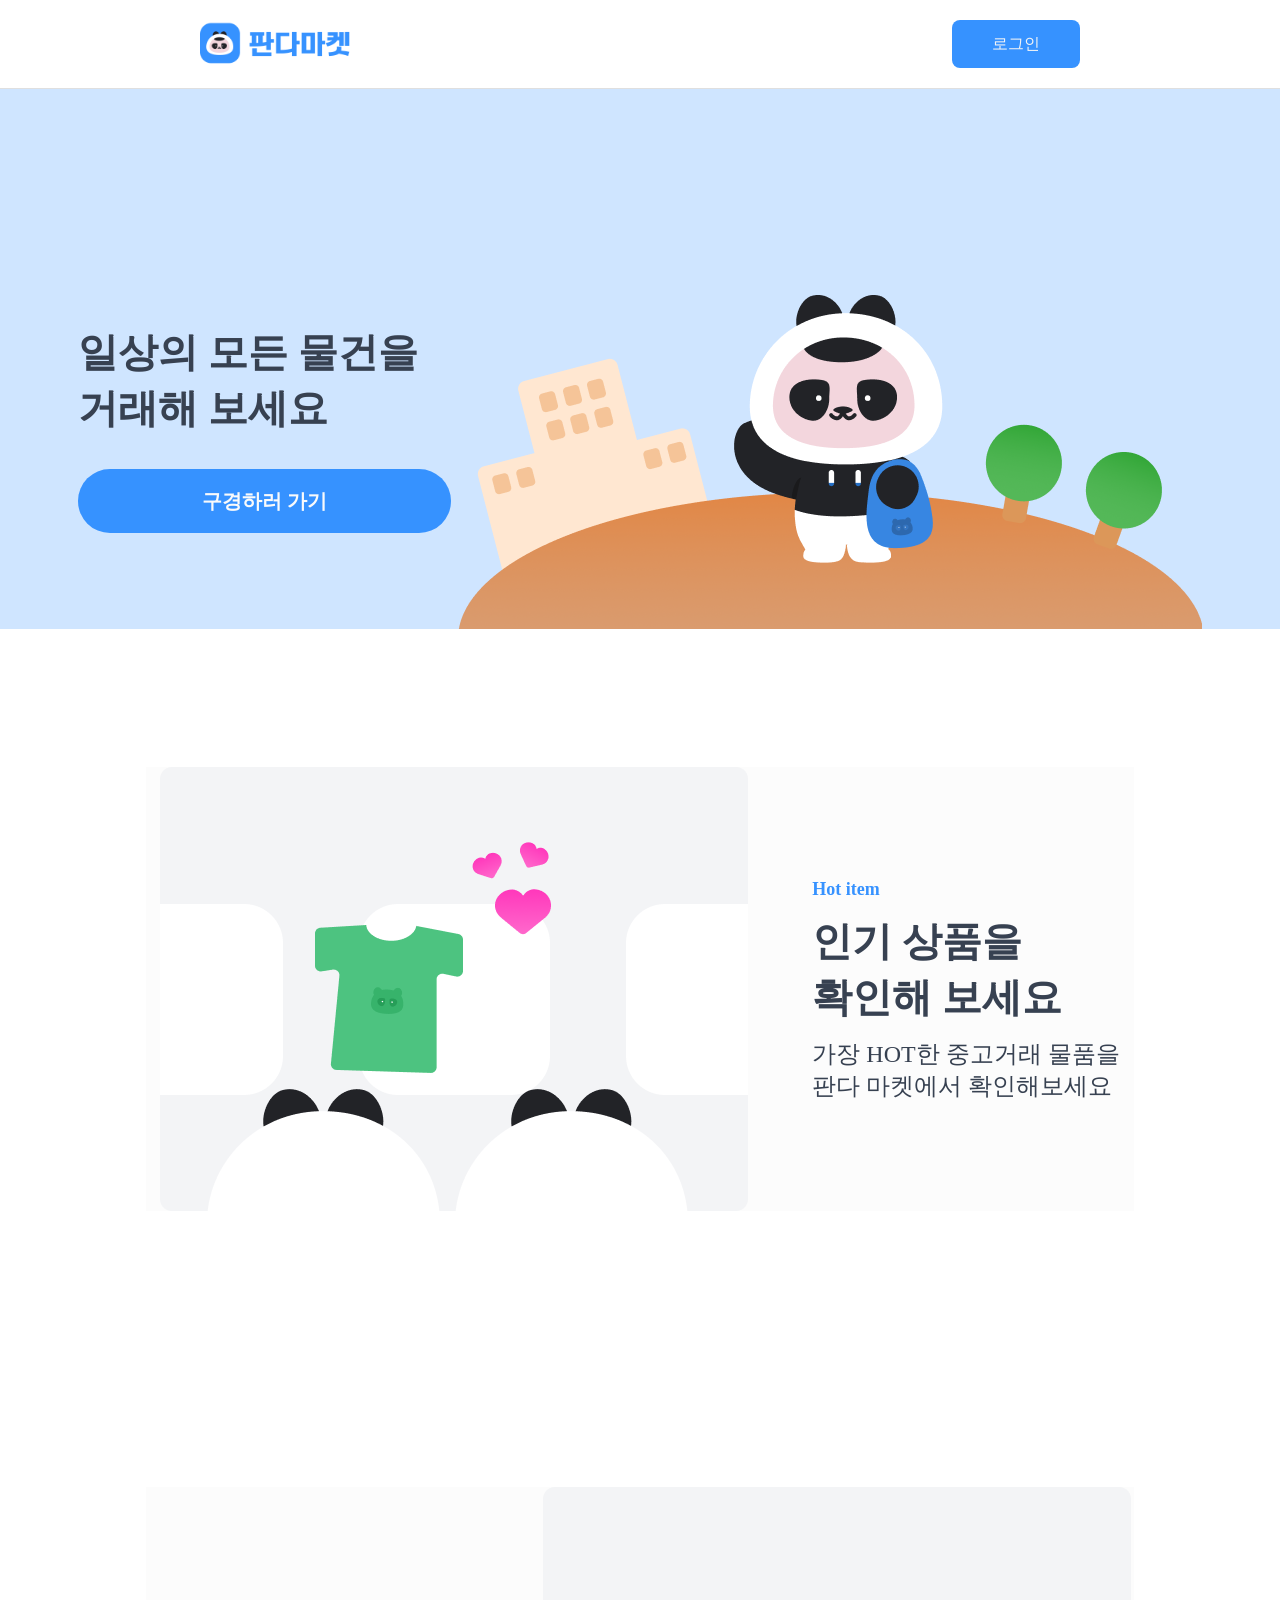
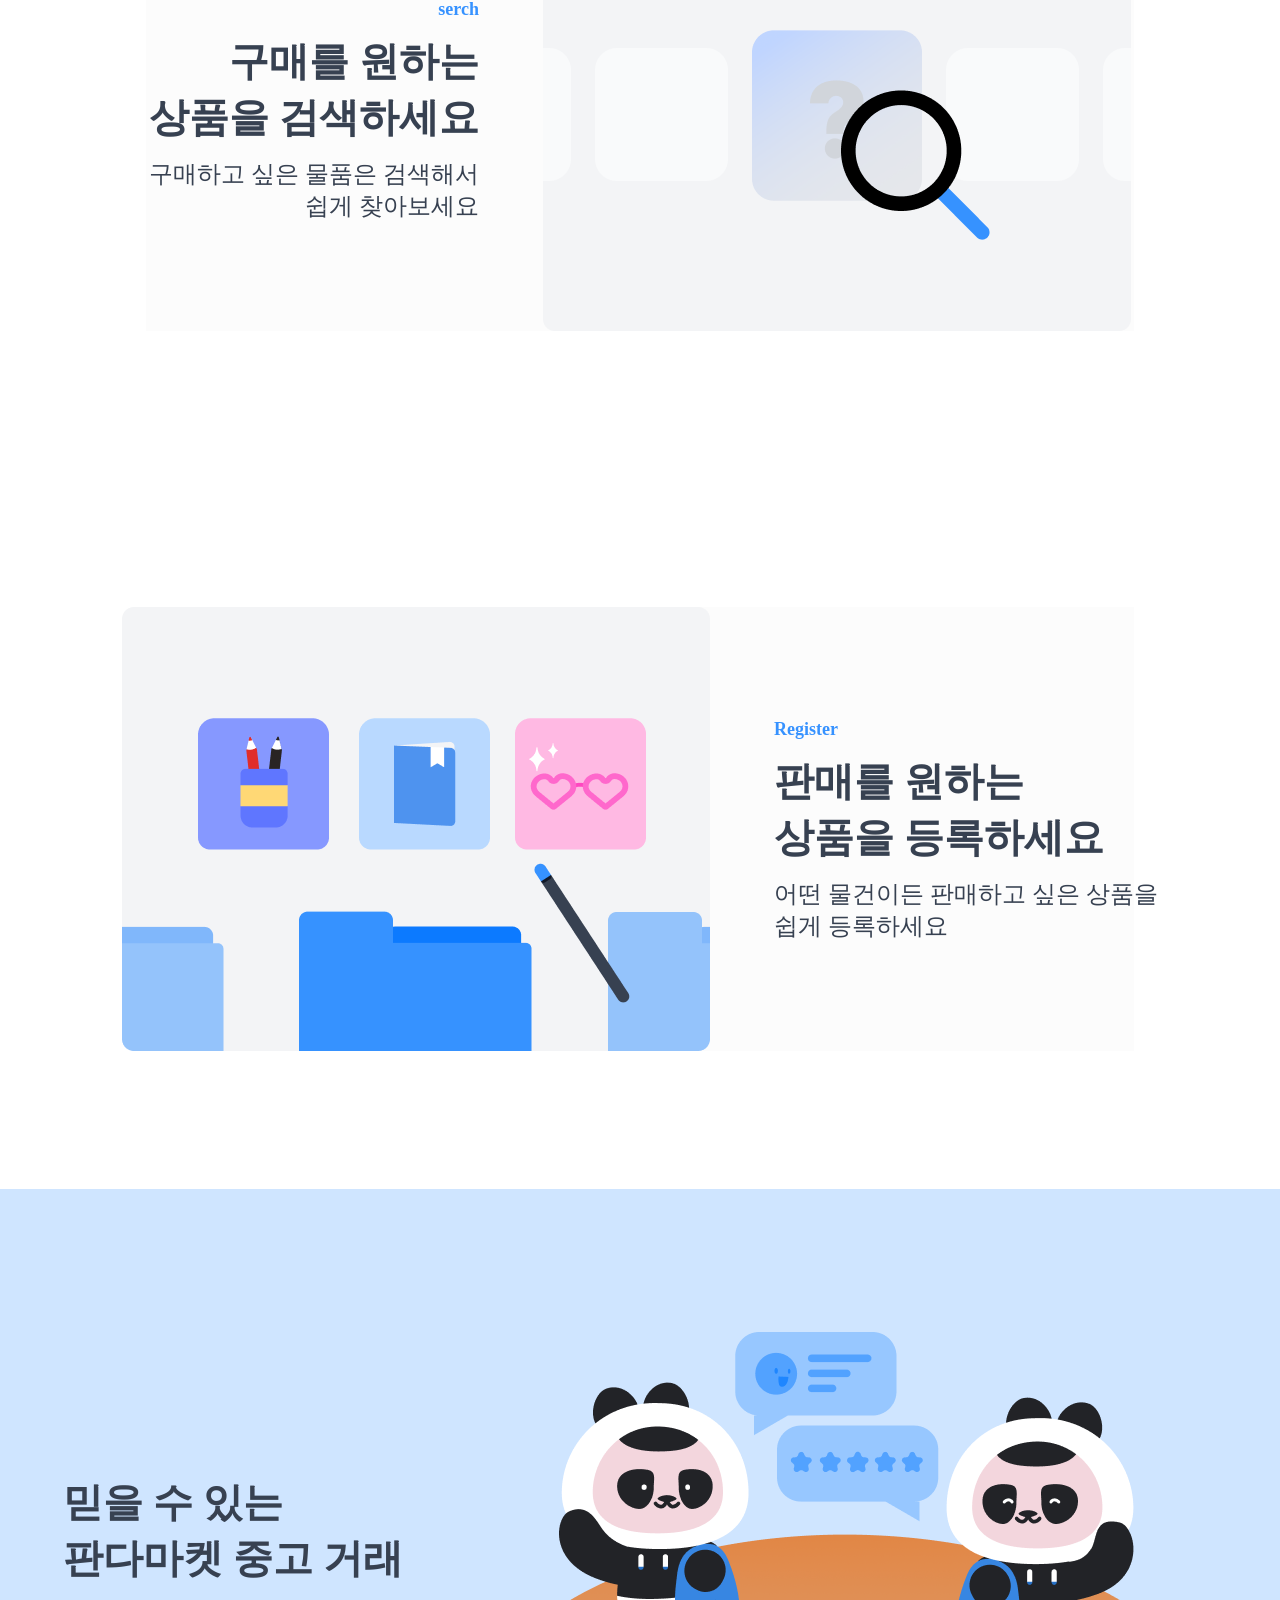
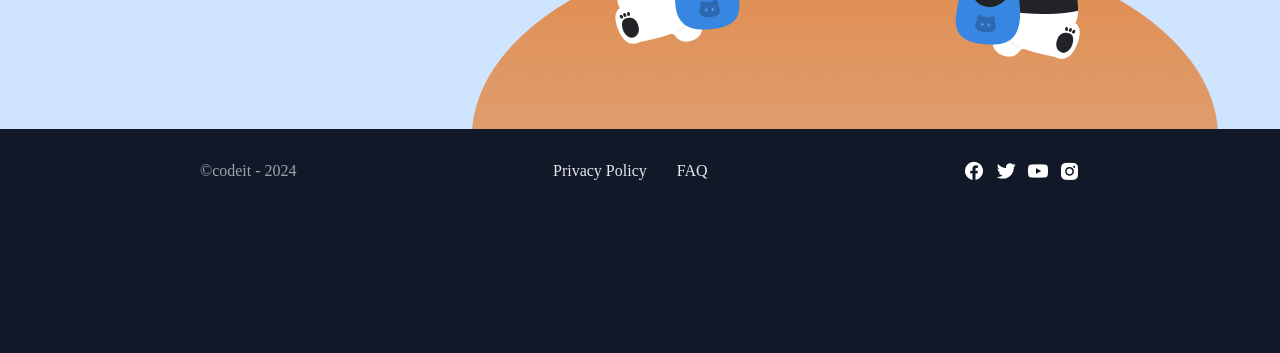
<file: index.html>
<!DOCTYPE html>
<html lang="en">
<head>
    <meta charset="UTF-8">
    <meta name="viewport" content="width=, initial-scale=1.0">
    <link rel="stylesheet" href="./css/reset.css">
    <link rel="stylesheet" href="./css/index.css">
    <title>판다마켓</title>
</head>
<body>
    <!--HEADER-->
    <header class="gnb">
        <nav class="nav">
            <a id="logo" href="./index.html">
                <img src="./image/logo.png"></a>
            <a id="login" href="./login.html">
                로그인</a>
        </nav>
    </header>
    <!--HERO-->
    <hero class="hero">
        <div class="hero_inner">
            <div class="hero_section1">
                <h2 class="h2">일상의 모든 물건을<br>
                    거래해 보세요
                </h2>
                <a id="btn_large" href="./items.html">
                    구경하러 가기</a>
            </div>
            <img src="./image/Img_hero.png">
        </div>
    </hero>
    <!--MAIN-->
    <main>
        <section class="section">
            <div class="section_inner">
                <img src="./image/Img_home_01.png">
                <div class="section_aticle1">
                    <label>Hot item</label>
                    <h2 class="h2">인기 상품을<br>
                        확인해 보세요
                    </h2>
                    <p>가장 HOT한 중고거래 물품을<br>
                        판다 마켓에서 확인해보세요
                    </p>
                </div>
            </div>

        </section>
        <section class="section">
            <div class="section_inner">
               <div class="section_aticle2">
                    <label>serch</label>
                    <h2 class="h2">구매를 원하는<br>
                        상품을 검색하세요
                    </h2>
                    <p>구매하고 싶은 물품은 검색해서<br>
                        쉽게 찾아보세요
                    </p>
                </div>
                <img src="./image/Img_home_02.png">
            </div>
        </section>
        <section class="section">
            <div class="section_inner">
                <img src="./image/Img_home_03.png">
                <div class="section_aticle1">
                    <label>Register</label>
                    <h2 class="h2">판매를 원하는<br>
                        상품을 등록하세요
                    </h2>
                    <p>어떤 물건이든 판매하고 싶은 상품을<br>
                        쉽게 등록하세요
                    </p>
                </div>
            </div>
        </section>
    </main>
    <!--BOTTOM-->
    <bottom class="bottom">
        <div class="bottom_inner">
                <h2 class="ti">믿을 수 있는<br>
                    판다마켓 중고 거래
                </h2>
            <img src="./image/Img_home_bottom.png">
        </div>
    </bottom>
    <!--FOOTER-->
    <footer class="footer">
        <div class="footer_inner">
            <p>©codeit - 2024</p>
            <!--링크 태그로 변경할 것-->
            <ul>
                <li>Privacy Policy</li>
                <li>FAQ</li>
            </ul>
            <div id="social">
                <a href="https://facebook.com" target="_blank">
                    <img src="./image/ic_facebook.png"></a>
                <a href="https://twitter.com" target="_blank">
                    <img src="./image/ic_twitter.png"></a>
                <a href="https://youtube.com" target="_blank">
                    <img src="./image/ic_youtube.png"></a>
                <a href="https://instagram.com" target="_blank">
                    <img src="./image/ic_instagram.png"></a>
            </div>
        </div>
    </footer>
</body>
</html>
</file>
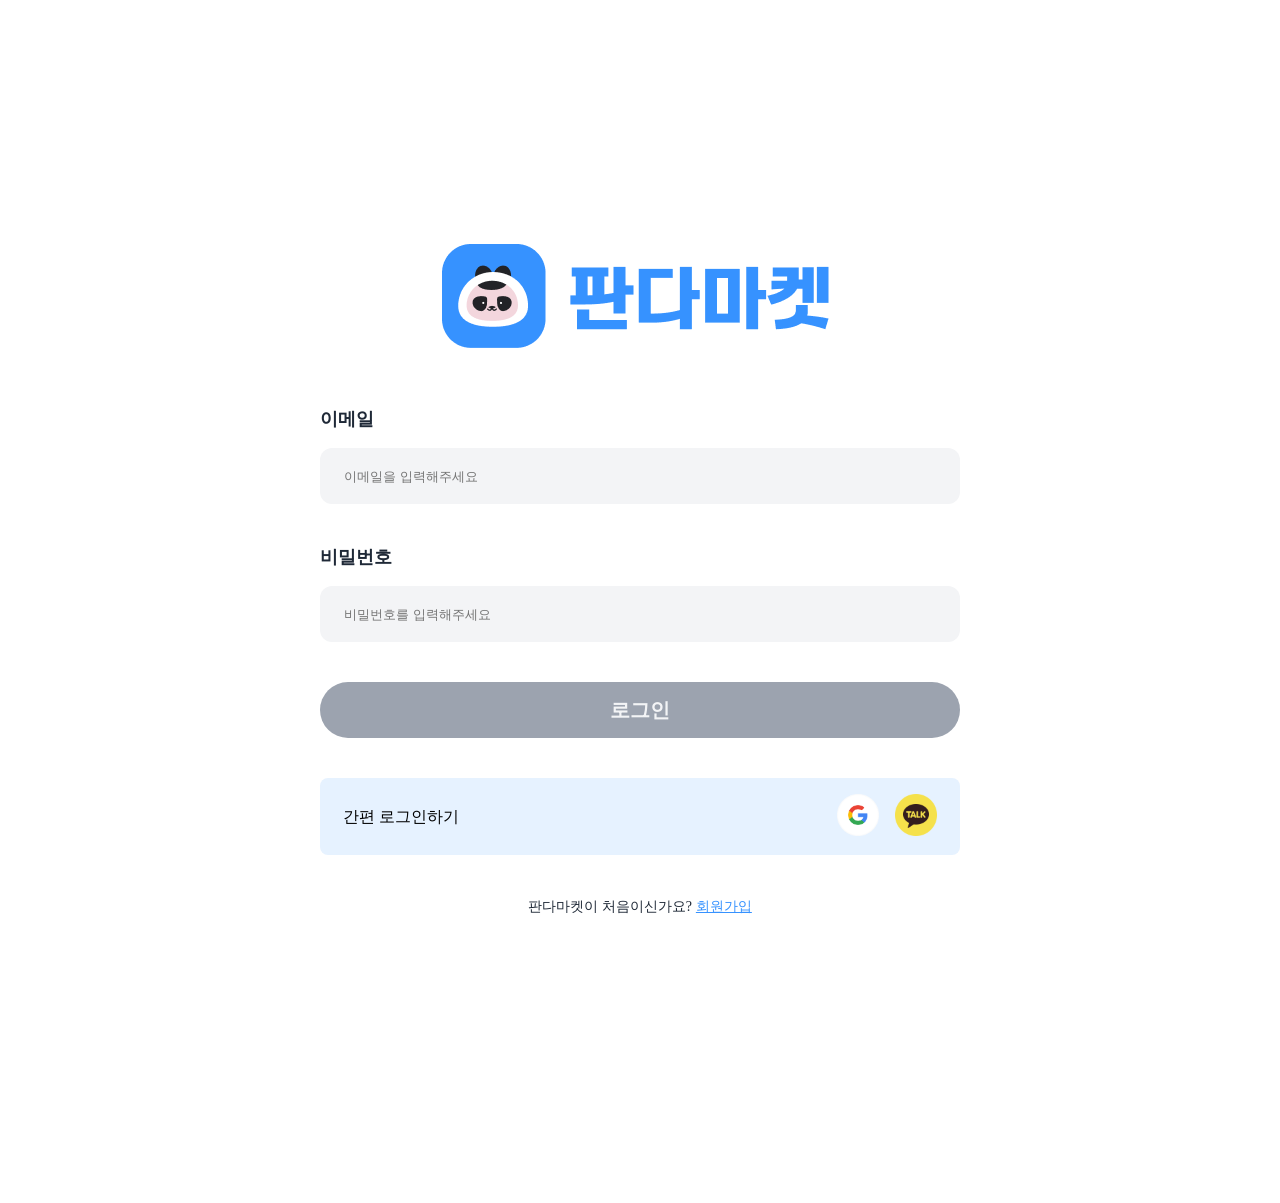
<file: login.html>
<!DOCTYPE html>
<html lang="en">
<head>
    <meta charset="UTF-8">
    <meta name="viewport" content="width=device-width, initial-scale=1.0">
    <link rel="stylesheet" href="./css/reset.css">
    <link rel="stylesheet" href="./css/login.css">
    <title>로그인</title>
</head>
<body>
    <main class="main">
        <form class="form">
            <a id="logo" href="./index.html">
                <img src="./image/logo.png"></a>
            <div class="form_inner">
                <label for="email">
                    이메일</label>
                <input class="form_input" type="email" name="email" placeholder="이메일을 입력해주세요">
            </div>
           <div class="form_inner">
                <label for="password">
                    비밀번호</label>
                <input class="form_input" type="password" name="password" placeholder="비밀번호를 입력해주세요">
            </div>
            <a id="btn_large" href="">로그인</a>
            <div class="login_container">
            <p>간편 로그인하기</p>
                <div class="login_social">
                    <a href="https://www.google.com/">
                        <img src="./image/ic_google.png"></a>
                    <a href="https://www.kakaocorp.com/page/">
                        <img src="./image/ic_kakaotalk.png"></a>
                </div>
            </div>
            <div class="footer">
                <p>판다마켓이 처음이신가요?</p>
                <a href="./signup.html">회원가입</a>
            </div>
        </form>
    </main>
    
</body>
</html>
</file>
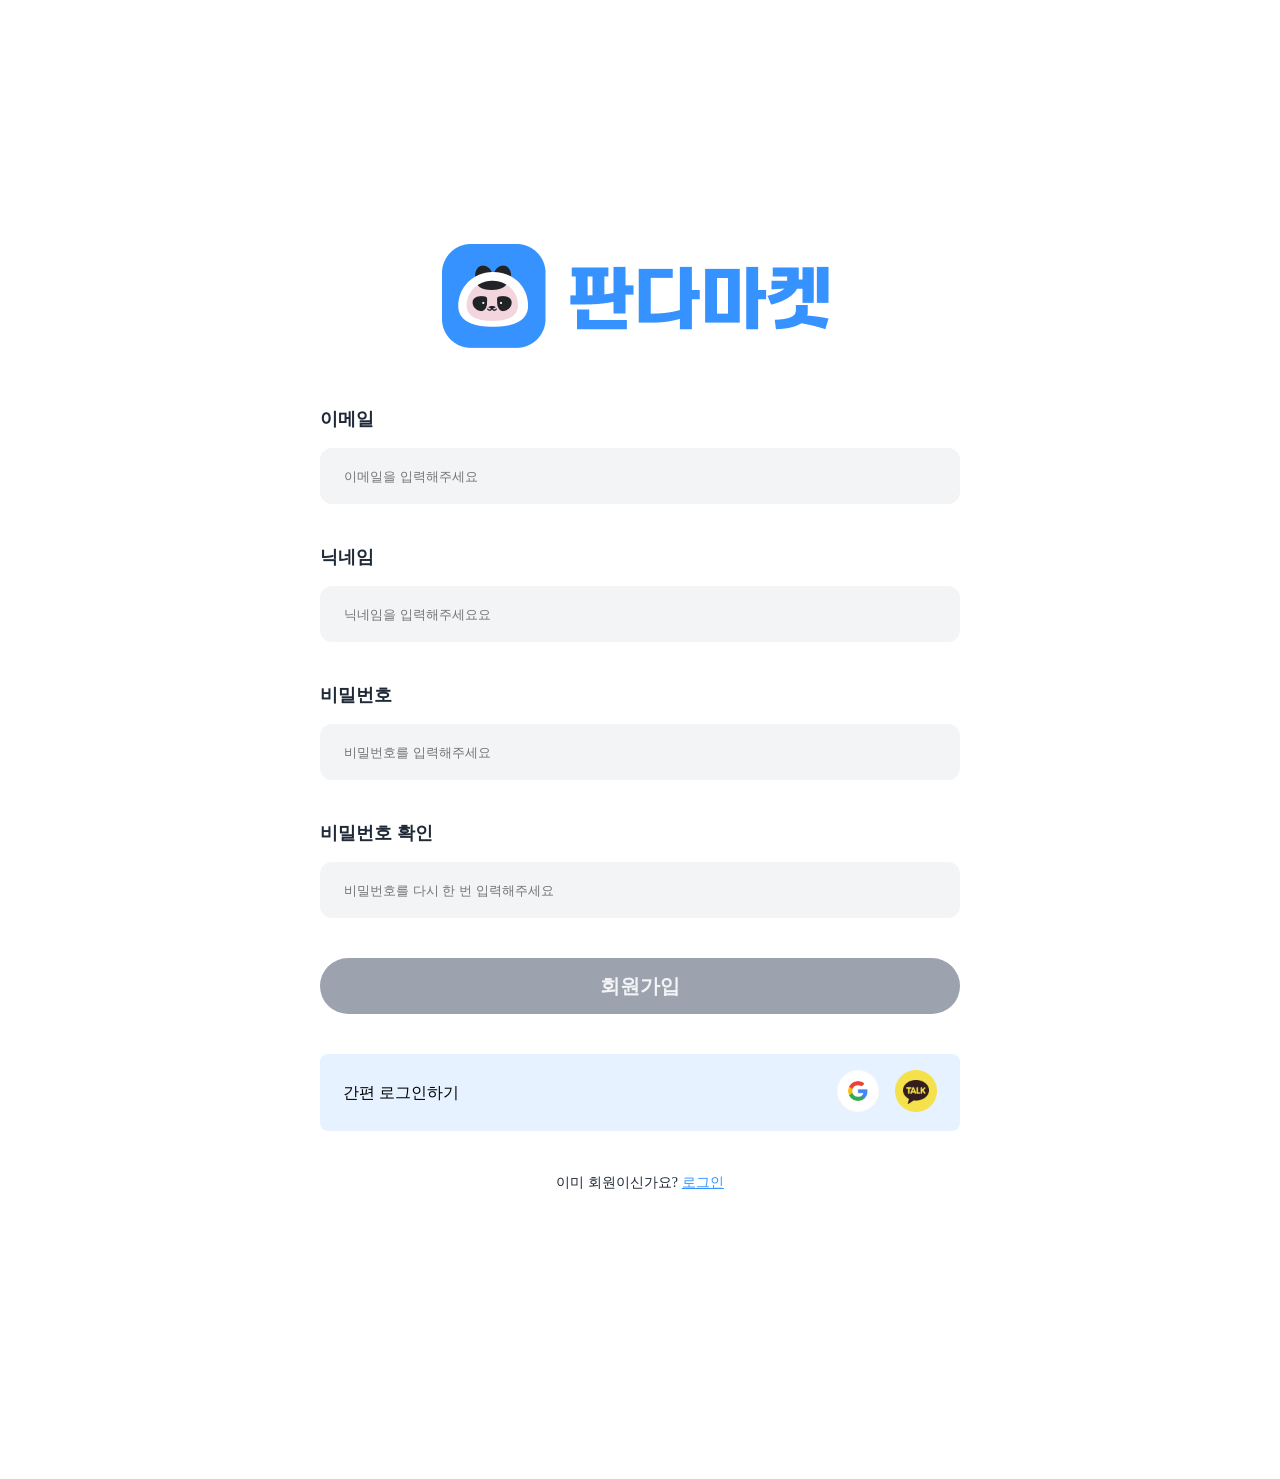
<file: signup.html>
<!DOCTYPE html>
<html lang="en">
<head>
    <meta charset="UTF-8">
    <meta name="viewport" content="width=device-width, initial-scale=1.0">
    <link rel="stylesheet" href="./css/reset.css">
    <link rel="stylesheet" href="./css/login.css">
    <title>로그인</title>
</head>
<body>
    <main class="main">
        <form class="form">
            <a id="logo" href="./index.html">
                <img src="./image/logo.png"></a>
            <div class="form_inner">
                <label for="email">
                    이메일</label>
                <input class="form_input" type="email" name="email" placeholder="이메일을 입력해주세요">
            </div>
            <div class="form_inner">
                <label for="nickname">
                    닉네임</label>
                <input class="form_input" type="text" name="nickname" placeholder="닉네임을 입력해주세요요">
            </div>
            <div class="form_inner">
                <label for="password">
                    비밀번호</label>
                <input class="form_input" type="password" name="password" placeholder="비밀번호를 입력해주세요">
            </div>
            <div class="form_inner">
                <label for="password">
                    비밀번호 확인</label>
                <input class="form_input" type="password" name="passwordcheck" placeholder="비밀번호를 다시 한 번 입력해주세요">
            </div>
            <a id="btn_large" href="./">회원가입</a>
            <div class="login_container">
            <p>간편 로그인하기</p>
                <div class="login_social">
                    <a href="https://www.google.com/">
                        <img src="./image/ic_google.png"></a>
                    <a href="https://www.kakaocorp.com/page/">
                        <img src="./image/ic_kakaotalk.png"></a>
                </div>
            </div>
            <div class="footer">
                <p>이미 회원이신가요?</p>
                <a href="./login.html" >로그인</a>
            </div>
        </form>
    </main>
    
</body>
</html>
</file>
<file: css/index.css>
.gnb {
    position: sticky;
    z-index: 1000;
    display: flex;
    height: 70px;
    padding: 9px 200px;
    flex-direction: column;
    justify-content: center;
    align-items: center;
    gap: 10px;
    top: 0;
    
    border-bottom: 1px solid #DFDFDF;
    background: #FFF;
}

.nav {
    display: flex;
    justify-content: space-between;
    align-items: center;
    align-self: stretch;
}

#logo {
    cursor: pointer;
    display: flex;
    width: 153px;
    height: 51px;
    padding: 5.017px 0 5.848px 0;
    justify-content: center;
}

#login {
    display: flex;
    text-decoration: none;
    justify-content: center;
    align-items: center;
    width: 128px;
    height: 48px;
    border-radius: 8px;
    cursor: pointer;
    color: #F3F4F6;
    background: var(--Primary-100, #3692FF);
}

.hero {
    display: flex;
    height: 540px;
    justify-content: center;
    align-items: flex-end;
    gap: 7px;
    background: #CFE5FF;
}

.hero_inner {
    display: inline-flex;
    align-items: center;
    gap: 7px;
}

.hero_section1 {
    display: flex;
    padding-bottom: 60px;
    flex-direction: column;
    justify-content: center;
    align-items: flex-start;
    gap: 32px;
}

.hero_section1 h2 {
    color: var(--Secondary-700, #374151);
    font-family: "Pretendard";
    font-size: 40px;
    font-style: normal;
    font-weight: 700;
    line-height: 140%; /* 56px */
}

#btn_large {
    display: flex;
    white-space: nowrap;
    padding: 16px 124px;
    justify-content: center;
    align-items: center;
    border-radius: 40px;
    color: #F9FAFB;;
    background: var(--brand-blue, #3692FF);
    cursor: pointer;
    color: var(--Secondary-50, #F9FAFB);
    text-decoration: none;
    text-align: center;

    /* pretendard/xl-20px-semibold */
    font-family: Pretendard;
    font-size: 20px;
    font-style: normal;
    font-weight: 600;
    line-height: 32px; /* 160% */
}


.section {
    display: flex;
    padding: 138px 344px;
    flex-direction: column;
    justify-content: center;
    align-items: center;
}

.section_inner {
    display: flex;
    width: 988px;
    justify-content: center;
    align-items: center;
    gap: 64px;
    background: #FCFCFC;
}

.section_aticle1 {
    display: flex;
    flex-direction: column;
    align-items: flex-start;
    gap: 12px;
    text-align: left;
    white-space: nowrap;

}

.section_aticle2 {
    display: flex;
    flex-direction: column;
    align-items: flex-end;
    gap: 12px;
    text-align: right;
}

.section_inner label {
    color: var(--Primary-100, #3692FF);

    /* pretendard/2lg-18px-bold */
    font-family: Pretendard;
    font-size: 18px;
    font-style: normal;
    font-weight: 700;
    line-height: 26px; /* 144.444% */
}

.section_inner p {
    color: var(--Secondary-700, #374151);

    /* pretendard/2xl-24px-medium */
    font-family: Pretendard;
    font-size: 24px;
    font-style: normal;
    font-weight: 500;
    line-height: 32px; /* 133.333% */
}

.section img {
    display: flex;
    justify-content: center;
    align-items: center;
    flex-shrink: 0;
}

.bottom {
    display: flex;
    justify-content: center;
    align-items: flex-end;
    height: 540px;
    background: #CFE5FF;
}

.bottom_inner {
    display: inline-flex;
    align-items: center;
    gap: 69px;
}

.bottom h2 {
    display: flex;
    white-space: nowrap;    
    color: var(--Secondary-700, #374151);
    font-family: Pretendard;
    font-size: 40px;
    font-style: normal;
    font-weight: 700;
    line-height: 140%; /* 56px */
}

.bottom img {

}

.footer {
    display: flex;
    height: 160px;
    padding: 32px 200px;
    flex-direction: column;
    align-items: flex-start;
    gap: 10px;

    background: var(--Secondary-900, #111827);
}

.footer_inner {
    display: flex;
    justify-content: space-between;
    align-items: center;
    align-self: stretch;
}

.footer_inner p {
    color: var(--Secondary-400, #9CA3AF);
    text-align: center;
    font-family: Pretendard;
    font-size: 16px;
    font-style: normal;
    font-weight: 400;
    line-height: normal;
}

.footer_inner ul {
    display: flex;
    align-items: flex-start;
    gap: 30px;
    color: #E5E7EB;;
    color: var(--Secondary-200, #E5E7EB);
}

.footer_inner li {
    cursor: pointer;
}

#social {
    display: flex;
    width: 116px;
    align-items: flex-start;
    gap: 12px;
}

#social img {
    display: flex;
    justify-content: center;
    align-items: center;
    cursor: pointer;

}

.h2 {
    color: var(--Secondary-700, #374151);
    font-family: Pretendard;
    font-size: 40px;
    font-style: normal;
    font-weight: 700;
    line-height: 140%; /* 56px */
}
</file>
<file: css/login.css>
.main {
    display: flex;
    padding: 231px 0 284px 0;
    justify-content: center;
    align-items: center;
}

.form {
    display: flex;
    width: 640px;
    flex-direction: column;
    align-items: center;
    gap: 40px;
    flex-shrink: 0;
}

#logo {
}

.form_inner {
    display: flex;
    flex-direction: column;
    align-items: flex-start;
    gap: 16px;
}

.form_inner label {
    color: var(--Secondary-800, #1F2937);

    /* pretendard/2lg-18px-bold */
    font-family: Pretendard;
    font-size: 18px;
    font-style: normal;
    font-weight: 700;
    line-height: 26px; /* 144.444% */
}

.form_input  {
    display: flex;
    width: 592px;
    height: 24px;
    padding: 16px 24px;
    align-items: center;
    border: 0;
    border-radius: 12px;
    background: var(--Cool-Gray-100, #F3F4F6);
}

.form_input:focus {
    outline: none;
    border: 1px solid var(--brand-blue, #3692FF);


}

#btn_large {
    display: flex;
    width: 640px;
    height: 56px;
    justify-content: center;
    align-items: center;
    gap: 10px;
    border: 0;
    border-radius: 40px;
    background: var(--Secondary-400, #9CA3AF);

    color: var(--Cool-Gray-100, #F3F4F6);
    text-align: center;
    text-decoration: none;
    /* pretendard/xl-20px-semibold */
    font-family: Pretendard;
    font-size: 20px;
    font-style: normal;
    font-weight: 600;
    line-height: 32px; /* 160% */
}

.login_container {
    display: flex;
    width: 594px;
    padding: 16px 23px; 
    justify-content: space-between;
    align-items: center;
    border-radius: 8px;
    background: #E6F2FF;
}

.login_social {
    display: flex;
    align-items: flex-start;
    gap: 16px;
}

.login_social img {
    width: 42px;
    height: 42px;
}

.footer {
    display: flex;
    justify-content: center;
    align-items: center;
    gap: 4px;
}

.footer p {
    color: var(--Secondary-800, #1F2937);

    /* pretendard/md-14px-medium */
    font-family: Pretendard;
    font-size: 14px;
    font-style: normal;
    font-weight: 500;
    line-height: 24px; /* 171.429% */
}

.footer a {
    color: var(--Primary-100, #3692FF);
    font-family: "Pretendard";
    font-size: 14px;
    font-style: normal;
    font-weight: 500;
    line-height: normal;
    text-decoration-line: underline;
    text-decoration-style: solid;
    text-decoration-skip-ink: none;
    text-decoration-thickness: auto;
    text-underline-offset: auto;
    text-underline-position: from-font;
}
</file>
